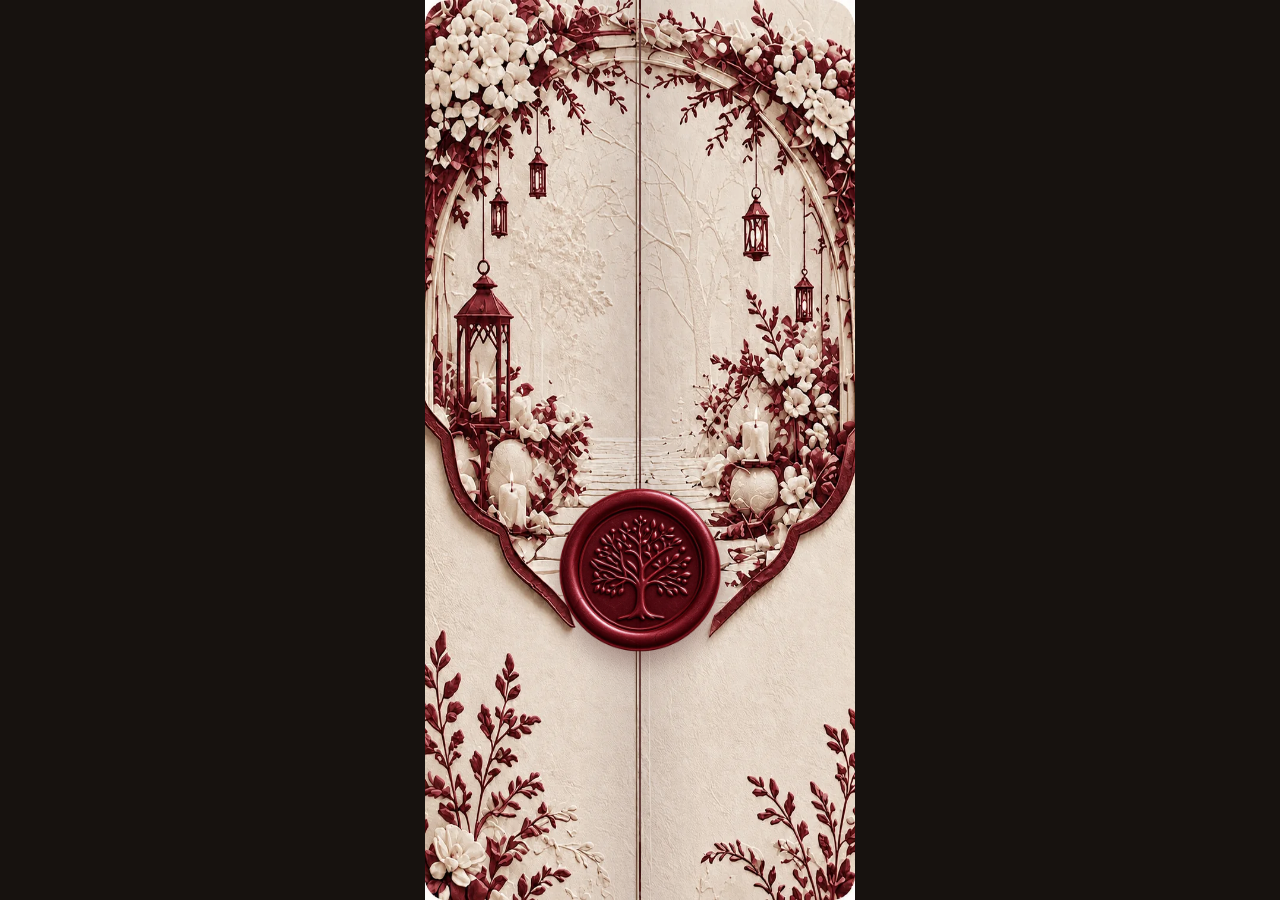
<file: index.html>
<!doctype html>
<html lang="kk">
  <head>
    <meta charset="UTF-8" />
    <meta name="viewport" content="width=device-width, initial-scale=1.0" />
    <meta name="description" content="Абдуллаев отбасы сізді Amirxan мен Nilufar-дың үйлену тойына шақырады — 5 қараша 2026, сағат 16:00, «Бахт саройи» мейрамханасы." />
    <meta property="og:type" content="website" />
    <meta property="og:locale" content="kk_KZ" />
    <meta property="og:site_name" content="Үйлену тойына шақыру" />
    <meta property="og:title" content="Amirxan & Nilufar — Үйлену тойына шақыру" />
    <meta property="og:description" content="Абдуллаев отбасы сізді Amirxan мен Nilufar-дың үйлену тойына шақырады — 5 қараша 2026, сағат 16:00, «Бахт саройи» мейрамханасы." />
    <meta property="og:url" content="https://taklifnoma-animation.pages.dev/sardor-iroda" />
    <meta
      property="og:image"
      content="/assets/lokatsiya-cutout-C5i7Qws-.png"
    />
    <meta property="og:image:alt" content="Amirxan & Nilufar — Үйлену тойына шақыру" />
    <meta name="twitter:card" content="summary_large_image" />
    <meta name="twitter:title" content="Amirxan & Nilufar — Үйлену тойына шақыру" />
    <meta name="twitter:description" content="Абдуллаев отбасы сізді Amirxan мен Nilufar-дың үйлену тойына шақырады — 5 қараша 2026, сағат 16:00, «Бахт саройи» мейрамханасы." />
    <meta
      name="twitter:image"
      content="/assets/lokatsiya-cutout-C5i7Qws-.png"
    />
    <title>Amirxan &amp; Nilufar — Үйлену тойына шақыру</title>
    <script type="module" crossorigin src="/assets/index-3DyeIg9G.js"></script>
    <link rel="stylesheet" crossorigin href="/assets/index-jlEgkrWH.css">
    <style>
      .open-hint{
        position:absolute;
        top:63.5%;
        left:50%;
        transform:translate(-50%,-50%);
        z-index:7;
        width:clamp(146px,41vw,176px);
        height:clamp(146px,41vw,176px);
        pointer-events:none;
      }
      .open-hint__ring{
        position:absolute;
        inset:0;
        border-radius:50%;
        border:2px solid #f3d595;
        opacity:0;
        animation:open-hint-ring 2.4s ease-out infinite;
      }
      .open-hint__ring:nth-child(2){ animation-delay:.8s; }
      .open-hint__ring:nth-child(3){ animation-delay:1.6s; }
      @keyframes open-hint-ring{
        0%{transform:scale(.8);opacity:.8}
        70%{opacity:.18}
        100%{transform:scale(1.16);opacity:0}
      }
      .door--open .open-hint{display:none}
    </style>
  </head>
  <body>
    <div id="root"></div>
    <script>
      (function(){
        function addHint(){
          var doorBtn = document.querySelector('.door');
          if(!doorBtn){ return false; }
          if(doorBtn.querySelector('.open-hint')){ return true; }
          var hint = document.createElement('span');
          hint.className = 'open-hint';
          hint.setAttribute('aria-hidden', 'true');
          hint.innerHTML = '<span class="open-hint__ring"></span><span class="open-hint__ring"></span><span class="open-hint__ring"></span>';
          doorBtn.appendChild(hint);
          return true;
        }
        var tries = 0;
        var timer = setInterval(function(){
          tries++;
          if(addHint() || tries > 100){ clearInterval(timer); }
        }, 100);
      })();
    </script>
  </body>
</html>
</file>
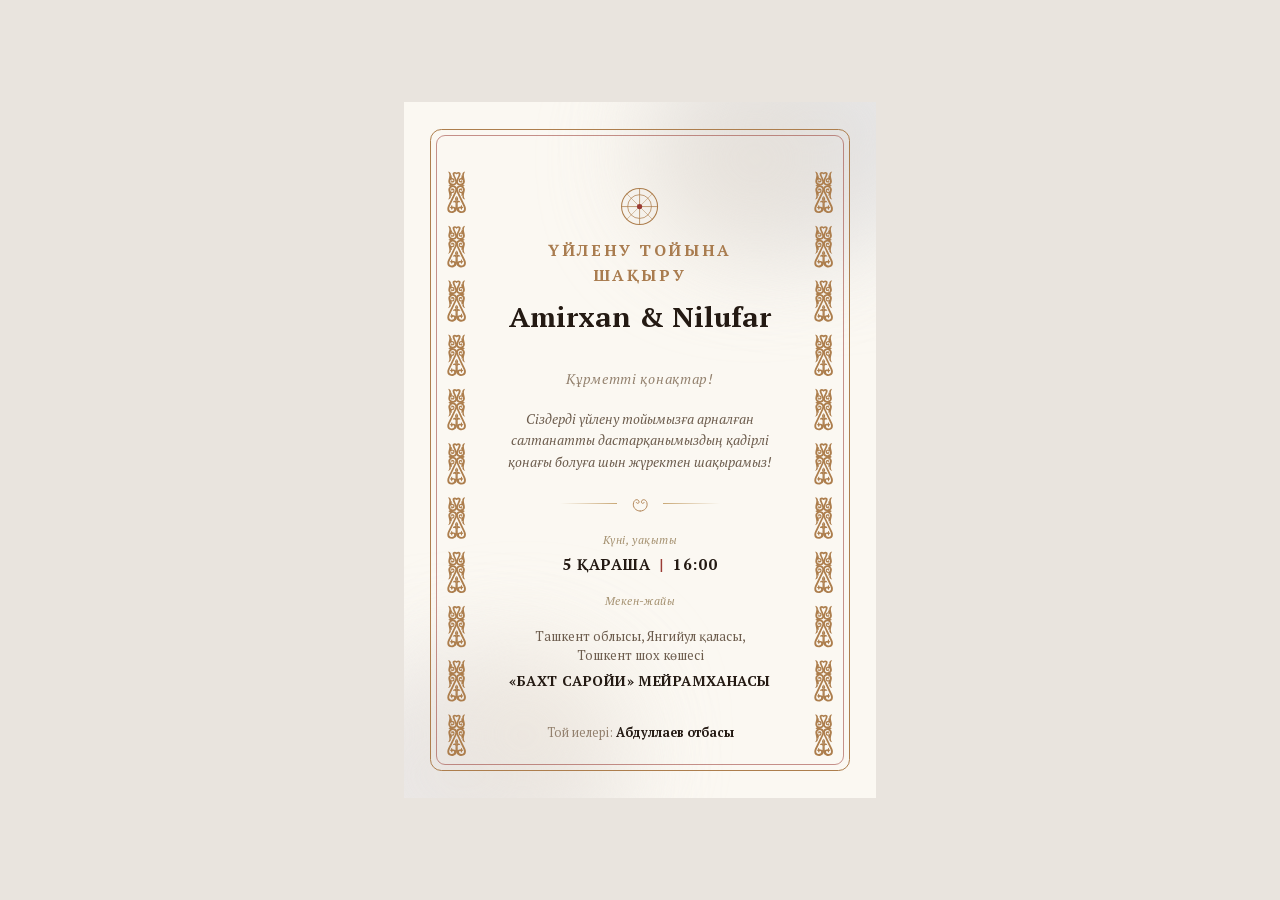
<file: print-invitation.html>
<!doctype html>
<html lang="kk">
<head>
<meta charset="UTF-8" />
<title>Үйлену тойына шақыру — баспаға</title>
<link href="fonts/local-fonts.css" rel="stylesheet">
<style>
  @page { size: 125mm 184mm; margin: 0; }
  * { box-sizing: border-box; }
  html, body { margin:0; padding:0; background:#e9e4de; }
  body{ display:flex; align-items:center; justify-content:center; min-height:100vh; }

  .card{
    position: relative;
    width: 125mm;
    height: 184mm;
    background: #fbf8f2;
    overflow: hidden;
    font-family: 'PT Serif', serif;
    color: #4a3d33;
  }
  .wash{ position:absolute; inset:0; }
  .wash i{ position:absolute; border-radius:50%; filter:blur(14mm); opacity:.55; }
  .wash i:nth-child(1){ width:80mm; height:60mm; top:-22mm; right:-24mm; background:#cfd3dd; }
  .wash i:nth-child(2){ width:60mm; height:50mm; top:-10mm; right:2mm; background:#e7ded2; opacity:.6; }
  .wash i:nth-child(3){ width:80mm; height:60mm; bottom:-24mm; left:-24mm; background:#d8d6db; }
  .wash i:nth-child(4){ width:55mm; height:45mm; bottom:-6mm; left:4mm; background:#efe6d8; opacity:.55; }

  .frame{ position:absolute; inset: 7mm; border: .9px solid #ad7e4d; border-radius: 3mm; }
  .frame-in{ position:absolute; inset: 8.6mm; border: .6px solid #9a3b34; border-radius: 2.4mm; opacity:.55; }

  /* authentic qoshqar-muiz column — traced from the hoist ornament of the Kazakhstan flag */
  .ram-col{ position:absolute; top:16mm; width:9.85mm; height:158mm; z-index:2; }
  .ram-col svg{ width:100%; height:100%; display:block; }
  .ram-col--left{ left:9mm; }
  .ram-col--right{ right:9mm; }

  .content{
    position:absolute; inset: 21mm 22mm 14mm;
    display:flex; flex-direction:column; align-items:center; text-align:center;
    z-index:3;
  }

  .shanyrak{ color:#ad7e4d; margin-bottom:2mm; }
  .shanyrak svg{ width:13mm; height:13mm; display:block; }

  .title{
    font-family:'PT Serif', serif;
    font-weight:700;
    font-size: 12pt;
    letter-spacing: .16em;
    color:#a97c4f;
    margin: 0;
    line-height:1.55;
  }

  .names{
    font-family:'PT Serif', serif;
    font-weight:700;
    font-size: 21pt;
    color:#241a13;
    margin: 2.6mm 0 0;
  }

  .hurmatli{
    margin-top: 9mm;
    font-style: italic;
    font-size: 10.5pt;
    letter-spacing:.05em;
    color:#93816e;
  }

  .body-text{
    font-style: italic;
    font-size: 10.2pt;
    line-height: 1.6;
    color:#6c5c4d;
    margin: 5.5mm 0 0;
    max-width: 78mm;
  }

  .divider{ margin: 5.5mm 0 5mm; display:flex; align-items:center; gap:2.6mm; color:#ad7e4d; }
  .divider svg{ width:7mm; height:5mm; }
  .divider .line{ width:15mm; height:1px; background:linear-gradient(90deg,transparent,#c9a876); }
  .divider .line.r{ background:linear-gradient(270deg,transparent,#c9a876); }

  .label{ font-style: italic; font-size: 8.6pt; color:#a4906f; letter-spacing:.04em; }

  .datetime{
    font-family:'PT Serif', serif;
    font-weight:700;
    font-size: 11.5pt;
    letter-spacing:.05em;
    color:#241a13;
    margin-top: 1.8mm;
  }
  .datetime .sep{ color:#9a3b34; margin: 0 2.2mm; font-weight:400; }

  .address{ margin-top: 5mm; font-size: 9.6pt; line-height:1.5; color:#6c5c4d; }
  .venue{
    font-family:'PT Serif', serif;
    font-weight:700;
    font-size: 10.6pt;
    letter-spacing:.03em;
    color:#241a13;
    margin-top:1.4mm;
  }

  .hosts{ margin-top: 9mm; font-size: 9.4pt; color:#93816e; }
  .hosts b{ color:#241a13; font-weight:700; }
</style>
</head>
<body>
  <div class="card">
    <div class="wash"><i></i><i></i><i></i><i></i></div>
    <div class="frame"></div>
    <div class="frame-in"></div>

    <!-- Authentic qoshqar-muiz (ram-horn) motif, traced from the hoist-side ornament
         of the official Flag of Kazakhstan (Wikimedia Commons, File:Flag_of_Kazakhstan.svg,
         author Shaken Niyazbekov — Kazakh state symbols are exempt from copyright). -->
    <svg width="0" height="0" style="position:absolute">
      <defs>
        <g id="ram-crest" fill="#ad7e4d">
          <g id="ram-half">
            <path d="M120 72.922s-9.61-8.076-12.874-4.025c-5.25 6.515 16.14 38.968 16.14 50.396 0 18.759-12.517 23.86-27.973 26.539-10.371 1.798-27.259-.752-27.259-.752 3.18-4.273 5.248-5.532 10.606-5.873-5.965-3.097-12.039-9.82-12.039-20.284 0-16.138 6.643-22.79 6.643-40.983 0-10.093-8.276-22.941-8.276-22.941 14.629 1.464 21.879 15.009 17.754 25.834 2.328.335 4.442-.19 6.258-1.91 1.07 3-.62 6.483-2.883 9.484 1.823.974 3.162.39 6.066-.21-.276 3.092-2.128 6.376-6.66 9.468 13.151-3.415 21.243 5.751 21.243 15.347 0 7.248-5.079 12.443-10.044 12.443-1.604 0-3.961-.661-5.29-1.654-.938 1.995-.455 4.665.51 6.66-3.638-.962-5.948-3.123-4.304-7.621-2.795-.257-5.018-1.201-6.53-3 1.532-1.963 3.857-3.093 6.53-3.001-2.035-4.2.233-6.55 3.538-8.456 0 0-2.102 8.456 3.265 8.456 2.413 0 4.612-.786 4.612-4.343 0-3.097-2.707-7.387-8.966-7.114s-11.332 4.315-11.332 14.306c0 9.216 7.434 13.8 17.23 14.096 8.833.273 15.5-4.512 15.5-13.625 0-12.128-17.508-39.773-17.508-50.58 0-8.11 7.292-12.636 14.427-12.636 9.252 0 17.058 9.161 17.058 9.161l-5.435 6.815z"/>
            <path d="M122.02 292.14c0 20.27-18.198 30.688-32.498 30.688-19.266 0-29.524-11.519-29.524-26.598 0-8.548 1.566-13.911 5.507-22.092l44.153-91.653c1.543-3.188 2.041-6.818 2.041-12.138 0-8.217-7.97-14.933-16.327-15.139-7.618-.19-15.918 7.102-15.918 15.412 0 10.093 5.236 14.593 10.612 14.593 6.616 0 9.252-2.72 9.252-7.365 0-3.237-1.563-4.637-3.81-4.637-5.674 0-4.081 7.638-4.081 7.638-2.818-.617-5.134-3.497-3.81-7.093a10.23 10.23 0 0 1-5.51-3.273c1.521-1.475 3.266-2.613 5.51-3-1.329-4.388.447-6.531 4.286-7.433-.775 1.687-.801 3.24-.544 4.705 6.043-1.719 15.306 1.016 15.306 11.456 0 10.365-7.194 19.093-20.681 16.912 3.208 1.534 4.84 4.673 5.17 8.183-2.45-.954-5.17-1.09-5.17-1.09 1.577 2.78 3.767 5.177 3.673 10.637-2.5-1.137-4.823-3.242-8.027-1.91 5.03 9.898-1.15 23.512-16.871 26.733 5.754-6.745 8.571-14.027 8.571-21.277 0-23.496-6.53-27.445-6.53-43.78 0-6.835 3.513-14.215 10.476-19.231v.273c-4.602-1.233-7.55-3.499-9.245-6.578 10.515-2.982 25.8-2.927 34.006.302 9.434 1.093 16.02 8.33 17.96 12.004s5.709 16.953 0 28.912l-44.898 95.198c-1.948 4.165-3.13 8.583-3.13 13.366 0 12.03 11.02 16.23 17.28 16.23 7.483 0 15.102-5.7 15.102-12.82 0-4.511-2.45-7.228-5.987-7.228-8.458 0-7.944 7.195-6.258 11.729-5.264-2.367-8.324-6.592-7.483-11.047-2.98-.409-5.817-1.822-8.435-4.774 2.06-2.6 4.572-4.567 8.435-4.637-1.687-6.912 2.94-9.835 7.483-11.456-1.437 5.073-2.38 10.911 6.258 10.911 6.3 0 11.258 1.091 14.15 5.183l.68-27.005c.364-8.098-10.838-7.867-17.958-5.456 2.687-9.327 8.198-14.37 20.952-13.093-3.096-1.295-6.395-4.208-6.395-9.82.002-7.593 6.162-16.005 10.206-18.492z"/>
          </g>
          <use href="#ram-half" transform="matrix(-1 0 0 1 240 0)"/>
        </g>
      </defs>
    </svg>

    <div class="ram-col ram-col--left">
      <svg viewBox="0 0 240 3850">
        <use href="#ram-crest" y="0"/><use href="#ram-crest" y="350"/><use href="#ram-crest" y="700"/>
        <use href="#ram-crest" y="1050"/><use href="#ram-crest" y="1400"/><use href="#ram-crest" y="1750"/>
        <use href="#ram-crest" y="2100"/><use href="#ram-crest" y="2450"/><use href="#ram-crest" y="2800"/>
        <use href="#ram-crest" y="3150"/><use href="#ram-crest" y="3500"/>
      </svg>
    </div>
    <div class="ram-col ram-col--right">
      <svg viewBox="0 0 240 3850">
        <use href="#ram-crest" y="0"/><use href="#ram-crest" y="350"/><use href="#ram-crest" y="700"/>
        <use href="#ram-crest" y="1050"/><use href="#ram-crest" y="1400"/><use href="#ram-crest" y="1750"/>
        <use href="#ram-crest" y="2100"/><use href="#ram-crest" y="2450"/><use href="#ram-crest" y="2800"/>
        <use href="#ram-crest" y="3150"/><use href="#ram-crest" y="3500"/>
      </svg>
    </div>

    <div class="content">
      <div class="shanyrak">
        <svg viewBox="0 0 60 60" fill="none">
          <circle cx="30" cy="30" r="22" stroke="currentColor" stroke-width="1.3"/>
          <circle cx="30" cy="30" r="14.5" stroke="currentColor" stroke-width=".9"/>
          <path d="M30,8 L30,52 M8,30 L52,30" stroke="currentColor" stroke-width=".9"/>
          <path d="M14,14 L46,46 M46,14 L14,46" stroke="currentColor" stroke-width=".7" opacity=".85"/>
          <circle cx="30" cy="30" r="3.2" fill="#9a3b34"/>
        </svg>
      </div>
      <div class="title">ҮЙЛЕНУ ТОЙЫНА<br>ШАҚЫРУ</div>

      <div class="names">Amirxan &amp; Nilufar</div>

      <div class="hurmatli">Құрметті қонақтар!</div>
      <div class="body-text">
        Сіздерді үйлену тойымызға арналған салтанатты дастарқанымыздың
        қадірлі қонағы болуға шын жүректен шақырамыз!
      </div>

      <div class="divider">
        <span class="line"></span>
        <svg viewBox="0 0 40 28" fill="none" stroke="currentColor" stroke-width="1.4" stroke-linecap="round">
          <path d="M20,24 C13,24 8,18 10,11 C11,7 16,5 18,9 C19,12 16,14 14,11"/>
          <path d="M20,24 C27,24 32,18 30,11 C29,7 24,5 22,9 C21,12 24,14 26,11"/>
        </svg>
        <span class="line r"></span>
      </div>

      <div class="label">Күні, уақыты</div>
      <div class="datetime">5 ҚАРАША<span class="sep">|</span>16:00</div>

      <div class="label" style="margin-top:5mm">Мекен-жайы</div>
      <div class="address">Ташкент облысы, Янгийул қаласы,<br>Тошкент шох көшесі</div>
      <div class="venue">«БАХТ САРОЙИ» МЕЙРАМХАНАСЫ</div>

      <div class="hosts">Той иелері: <b>Абдуллаев отбасы</b></div>
    </div>
  </div>
</body>
</html>
</file>
<file: assets/index-jlEgkrWH.css>
@font-face{font-family:Manrope;font-style:normal;font-display:swap;font-weight:400;src:url([data-uri])format("woff2"),url([data-uri])format("woff");unicode-range:U+460-52F,U+1C80-1C8A,U+20B4,U+2DE0-2DFF,U+A640-A69F,U+FE2E-FE2F}@font-face{font-family:Manrope;font-style:normal;font-display:swap;font-weight:400;src:url(/assets/manrope-cyrillic-400-normal-BMzJvInZ.woff2)format("woff2"),url(/assets/manrope-cyrillic-400-normal-Dvx59UGC.woff)format("woff");unicode-range:U+301,U+400-45F,U+490-491,U+4B0-4B1,U+2116}@font-face{font-family:Manrope;font-style:normal;font-display:swap;font-weight:400;src:url(/assets/manrope-cyrillic-ext-400-normal.woff2)format("woff2");unicode-range:U+460-52F,U+1C80-1C8A,U+20B4,U+2DE0-2DFF,U+A640-A69F,U+FE2E-FE2F}@font-face{font-family:Manrope;font-style:normal;font-display:swap;font-weight:600;src:url(/assets/manrope-cyrillic-ext-400-normal.woff2)format("woff2");unicode-range:U+460-52F,U+1C80-1C8A,U+20B4,U+2DE0-2DFF,U+A640-A69F,U+FE2E-FE2F}@font-face{font-family:Manrope;font-style:normal;font-display:swap;font-weight:400;src:url(/assets/manrope-greek-400-normal-CM4qok81.woff2)format("woff2"),url(/assets/manrope-greek-400-normal-DuX9RsAR.woff)format("woff");unicode-range:U+370-377,U+37A-37F,U+384-38A,U+38C,U+38E-3A1,U+3A3-3FF}@font-face{font-family:Manrope;font-style:normal;font-display:swap;font-weight:400;src:url(/assets/manrope-vietnamese-400-normal-DHb3EETF.woff2)format("woff2"),url(/assets/manrope-vietnamese-400-normal-D7E_mLGF.woff)format("woff");unicode-range:U+102-103,U+110-111,U+128-129,U+168-169,U+1A0-1A1,U+1AF-1B0,U+300-301,U+303-304,U+308-309,U+323,U+329,U+1EA0-1EF9,U+20AB}@font-face{font-family:Manrope;font-style:normal;font-display:swap;font-weight:400;src:url(/assets/manrope-latin-ext-400-normal-CMDvPJRp.woff2)format("woff2"),url(/assets/manrope-latin-ext-400-normal-C-X6QNXX.woff)format("woff");unicode-range:U+100-2BA,U+2BD-2C5,U+2C7-2CC,U+2CE-2D7,U+2DD-2FF,U+304,U+308,U+329,U+1D00-1DBF,U+1E00-1E9F,U+1EF2-1EFF,U+2020,U+20A0-20AB,U+20AD-20C0,U+2113,U+2C60-2C7F,U+A720-A7FF}@font-face{font-family:Manrope;font-style:normal;font-display:swap;font-weight:400;src:url(/assets/manrope-latin-400-normal-PaqtzbVb.woff2)format("woff2"),url(/assets/manrope-latin-400-normal-8tf8FM3T.woff)format("woff");unicode-range:U+??,U+131,U+152-153,U+2BB-2BC,U+2C6,U+2DA,U+2DC,U+304,U+308,U+329,U+2000-206F,U+20AC,U+2122,U+2191,U+2193,U+2212,U+2215,U+FEFF,U+FFFD}@font-face{font-family:Manrope;font-style:normal;font-display:swap;font-weight:600;src:url([data-uri])format("woff2"),url([data-uri])format("woff");unicode-range:U+460-52F,U+1C80-1C8A,U+20B4,U+2DE0-2DFF,U+A640-A69F,U+FE2E-FE2F}@font-face{font-family:Manrope;font-style:normal;font-display:swap;font-weight:600;src:url(/assets/manrope-cyrillic-600-normal-DvRl3Mj-.woff2)format("woff2"),url(/assets/manrope-cyrillic-600-normal-It4mZcQk.woff)format("woff");unicode-range:U+301,U+400-45F,U+490-491,U+4B0-4B1,U+2116}@font-face{font-family:Manrope;font-style:normal;font-display:swap;font-weight:600;src:url(/assets/manrope-greek-600-normal-BoRV6lzK.woff2)format("woff2"),url(/assets/manrope-greek-600-normal-CF2i9ZRY.woff)format("woff");unicode-range:U+370-377,U+37A-37F,U+384-38A,U+38C,U+38E-3A1,U+3A3-3FF}@font-face{font-family:Manrope;font-style:normal;font-display:swap;font-weight:600;src:url(/assets/manrope-vietnamese-600-normal-C1J5PCl_.woff2)format("woff2"),url(/assets/manrope-vietnamese-600-normal-lA7a_7Ok.woff)format("woff");unicode-range:U+102-103,U+110-111,U+128-129,U+168-169,U+1A0-1A1,U+1AF-1B0,U+300-301,U+303-304,U+308-309,U+323,U+329,U+1EA0-1EF9,U+20AB}@font-face{font-family:Manrope;font-style:normal;font-display:swap;font-weight:600;src:url(/assets/manrope-latin-ext-600-normal-_gBojHdJ.woff2)format("woff2"),url(/assets/manrope-latin-ext-600-normal-u5Pl7hTU.woff)format("woff");unicode-range:U+100-2BA,U+2BD-2C5,U+2C7-2CC,U+2CE-2D7,U+2DD-2FF,U+304,U+308,U+329,U+1D00-1DBF,U+1E00-1E9F,U+1EF2-1EFF,U+2020,U+20A0-20AB,U+20AD-20C0,U+2113,U+2C60-2C7F,U+A720-A7FF}@font-face{font-family:Manrope;font-style:normal;font-display:swap;font-weight:600;src:url(/assets/manrope-latin-600-normal-4f0koTD-.woff2)format("woff2"),url(/assets/manrope-latin-600-normal-BqgrALkZ.woff)format("woff");unicode-range:U+??,U+131,U+152-153,U+2BB-2BC,U+2C6,U+2DA,U+2DC,U+304,U+308,U+329,U+2000-206F,U+20AC,U+2122,U+2191,U+2193,U+2212,U+2215,U+FEFF,U+FFFD}@font-face{font-family:Great Vibes;font-style:normal;font-display:swap;font-weight:400;src:url(/assets/great-vibes-cyrillic-ext-400-normal-CKQhgFwn.woff2)format("woff2"),url([data-uri])format("woff");unicode-range:U+460-52F,U+1C80-1C8A,U+20B4,U+2DE0-2DFF,U+A640-A69F,U+FE2E-FE2F}@font-face{font-family:Great Vibes;font-style:normal;font-display:swap;font-weight:400;src:url(/assets/great-vibes-cyrillic-400-normal-C-wcqNJs.woff2)format("woff2"),url(/assets/great-vibes-cyrillic-400-normal-DtFXCWjq.woff)format("woff");unicode-range:U+301,U+400-45F,U+490-491,U+4B0-4B1,U+2116}@font-face{font-family:Great Vibes;font-style:normal;font-display:swap;font-weight:400;src:url([data-uri])format("woff2"),url([data-uri])format("woff");unicode-range:U+1F??}@font-face{font-family:Great Vibes;font-style:normal;font-display:swap;font-weight:400;src:url(/assets/great-vibes-vietnamese-400-normal-a2O3jU53.woff2)format("woff2"),url(/assets/great-vibes-vietnamese-400-normal-Cxbm9Uac.woff)format("woff");unicode-range:U+102-103,U+110-111,U+128-129,U+168-169,U+1A0-1A1,U+1AF-1B0,U+300-301,U+303-304,U+308-309,U+323,U+329,U+1EA0-1EF9,U+20AB}@font-face{font-family:Great Vibes;font-style:normal;font-display:swap;font-weight:400;src:url(/assets/great-vibes-latin-ext-400-normal-CsjMq8GN.woff2)format("woff2"),url(/assets/great-vibes-latin-ext-400-normal-wh4xxCIu.woff)format("woff");unicode-range:U+100-2BA,U+2BD-2C5,U+2C7-2CC,U+2CE-2D7,U+2DD-2FF,U+304,U+308,U+329,U+1D00-1DBF,U+1E00-1E9F,U+1EF2-1EFF,U+2020,U+20A0-20AB,U+20AD-20C0,U+2113,U+2C60-2C7F,U+A720-A7FF}@font-face{font-family:Great Vibes;font-style:normal;font-display:swap;font-weight:400;src:url(/assets/great-vibes-latin-400-normal-q5-78SH_.woff2)format("woff2"),url(/assets/great-vibes-latin-400-normal-BAZ173uY.woff)format("woff");unicode-range:U+??,U+131,U+152-153,U+2BB-2BC,U+2C6,U+2DA,U+2DC,U+304,U+308,U+329,U+2000-206F,U+20AC,U+2122,U+2191,U+2193,U+2212,U+2215,U+FEFF,U+FFFD}:root{color:#2b1715;font-synthesis:none;text-rendering:optimizelegibility;background:#17120f;font-family:Inter,ui-sans-serif,system-ui,sans-serif}html{scroll-behavior:smooth}*{box-sizing:border-box}body{overscroll-behavior-y:none;min-width:320px;height:100dvh;margin:0;overflow:hidden}@font-face{font-family:Andasia;src:url(/assets/andasia-2HtZKfpH.ttf)format("truetype");font-display:swap;font-style:normal;font-weight:400}#root{height:100%}.page{background:#17120f;justify-content:center;height:100%;display:flex;overflow:hidden}.invitation{background:#eee6dc;width:min(100%,430px);height:100%;position:relative;overflow:hidden}.extra-card{color:#652c2c;text-align:center;width:100%;max-width:360px;font-family:Manrope,sans-serif}.extra-card h2{margin:18px 0 24px;font:400 clamp(2.5rem,11vw,3.3rem)/1.2 Great Vibes,cursive}.extra-card p{margin:22px 0;font-size:clamp(1rem,4.3vw,1.16rem);line-height:1.65}.extra-card__heart{font-size:26px}.extra-card .extra-card__names{font:400 clamp(2.3rem,10vw,3rem)/1.3 Great Vibes,cursive}.countdown-grid{grid-template-columns:repeat(4,minmax(0,1fr));gap:8px;margin:30px 0;display:grid}.countdown-grid>div{background:#fff8efb3;border:1px solid #a8796066;border-radius:14px 4px;padding:15px 2px}.countdown-grid strong{font-variant-numeric:tabular-nums;font-size:clamp(1.5rem,7vw,2rem);display:block}.countdown-grid span{font-size:11px}.language-switch{top:max(14px, env(safe-area-inset-top));z-index:30;background:#fff8efed;border:1px solid #bfa783;border-radius:24px;gap:4px;padding:4px;display:flex;position:absolute;left:50%;transform:translate(-50%);box-shadow:0 3px 16px #35251820}.language-switch button{color:#654a32;cursor:pointer;white-space:nowrap;background:0 0;border:0;border-radius:20px;min-height:40px;padding:8px 15px;font:600 13px Manrope,sans-serif}.language-switch button[aria-pressed=true]{color:#fffaf2;background:#765638}.language-switch button:focus-visible{outline-offset:2px;outline:2px solid #765638}.invitation__visual{z-index:0;width:100%;height:100%;position:absolute;inset:0;overflow:hidden}.invitation__layer{object-fit:cover;pointer-events:none;-webkit-user-select:none;user-select:none;width:100%;height:100%;display:block;position:absolute;inset:0}.invitation__layer--flowers{z-index:3}.invitation__circle{z-index:1;aspect-ratio:1;object-fit:contain;opacity:.38;pointer-events:none;-webkit-user-select:none;user-select:none;will-change:transform;width:145%;max-width:none;animation:32s linear infinite rotate-background-circle;display:block;position:absolute;top:50%;left:0;transform:translate(-50%,-50%)}.invitation__arabic{z-index:2;object-fit:cover;object-position:center right;opacity:.14;mix-blend-mode:multiply;filter:blur(.35px);pointer-events:none;-webkit-user-select:none;user-select:none;width:68%;height:100%;display:block;position:absolute;top:0;right:0}@keyframes rotate-background-circle{to{transform:translate(-50%,-50%)rotate(360deg)}}@media (prefers-reduced-motion:reduce){.invitation__circle{animation:none}}.invitation__content{z-index:3;overscroll-behavior-y:none;scroll-behavior:smooth;scroll-snap-type:y mandatory;-webkit-overflow-scrolling:touch;width:100%;height:100%;position:relative;overflow:hidden auto}.door{z-index:20;cursor:pointer;perspective:900px;background:0 0;border:0;width:100%;height:100%;padding:0;transition:visibility 0s linear 12.7s;display:block;position:absolute;inset:0;overflow:hidden}.door__floor-shadow{z-index:1;opacity:0;filter:blur(16px);transform-origin:bottom;background:#240a0bb3;border-radius:50%;width:18%;height:14%;transition:width 10s cubic-bezier(.42,0,.16,1),opacity 10s,transform 10s cubic-bezier(.42,0,.16,1);position:absolute;bottom:-4%;left:50%;transform:translate(-50%)scaleX(.2)}.door__panel{backface-visibility:hidden;width:50.15%;height:100%;transform-style:preserve-3d;will-change:transform;transition:transform 10s cubic-bezier(.42,0,.16,1) 2.4s,filter 10s 2.4s,box-shadow 10s 2.4s;position:absolute;top:0;overflow:hidden}.door__panel img{object-fit:fill;pointer-events:none;-webkit-user-select:none;user-select:none;width:200%;max-width:none;height:100%;position:absolute;top:0}.door__monogram{z-index:5;aspect-ratio:1;color:#f3d595;text-shadow:0 2px 8px #230a0aa6;pointer-events:none;background:#4818172e;border:1px solid #f0d08fcc;border-radius:50%;place-items:center;width:clamp(76px,24vw,102px);font-family:Great Vibes,cursive;font-size:clamp(3.15rem,15vw,4.15rem);font-style:italic;font-weight:400;line-height:1;display:grid;position:absolute;top:43%;left:50%;transform:translate(-50%,-50%);box-shadow:inset 0 0 0 4px #5e2a1f4d,0 7px 22px #230a0a61}.door__panel--left .door__monogram{padding-right:.08em}.door__panel--right .door__monogram{padding-right:.12em}.door__panel:before{z-index:3;opacity:.18;mix-blend-mode:multiply;pointer-events:none;content:"";background:linear-gradient(90deg,#fff8e17a,#0000 16% 72%,#2e0b0e8a);transition:opacity 10s;position:absolute;inset:0}.door__panel--left{transform-origin:0;border-right:2px solid #4818178c;left:0;box-shadow:inset -7px 0 10px #481d1652,inset 3px 0 3px #fffaec52}.door__panel--left img{left:0}.door__panel--right{transform-origin:100%;border-left:2px solid #4818178c;right:0;box-shadow:inset 7px 0 10px #481d1652,inset -3px 0 3px #fffaec52}.door__panel--right img{right:0}.door__panel--right:before{background:linear-gradient(270deg,#fff8e17a,#0000 16% 72%,#2e0b0e8a)}.door__seal{z-index:6;aspect-ratio:1;filter:drop-shadow(0 12px 13px #4012125c);pointer-events:none;-webkit-user-select:none;user-select:none;will-change:transform, opacity;border-radius:50%;width:clamp(146px,41vw,176px);display:block;position:absolute;top:63.5%;left:50%;transform:translate(-50%,-50%)}.door--open{visibility:hidden;pointer-events:none}.door--open .door__panel--left{filter:brightness(.68)saturate(1.08);transform:rotateY(-116deg);box-shadow:26px 0 42px #2b0e0d94,inset -12px 0 15px #26090b7a}.door--open .door__panel--right{filter:brightness(.68)saturate(1.08);transform:rotateY(116deg);box-shadow:-26px 0 42px #2b0e0d94,inset 12px 0 15px #26090b7a}.door--open .door__seal{animation:2.6s linear forwards release-seal}.door--open .door__panel:before{opacity:.62}.door--open .door__floor-shadow{opacity:.58;width:92%;transform:translate(-50%)scaleX(1)}@keyframes release-seal{0%{opacity:1;transform:translate(-50%,-50%)scale(1)}50%{opacity:1;animation-timing-function:cubic-bezier(.55,0,1,.45);transform:translate(-50%,-72%)scale(1.04)}to{opacity:1;transform:translate(-50%,430%)scale(1)}}.text-scene{scroll-snap-align:start;scroll-snap-stop:always;text-align:center;justify-content:center;align-items:center;min-height:100%;padding:25% 16%;display:flex}.text-scene--top{align-items:flex-start;padding-top:22svh}.text-scene h1,.text-scene p{color:#5a1b1d;text-shadow:0 1px 12px #fffaf3eb;margin:0}.text-scene h1{letter-spacing:-.04em;font-family:Georgia,Times New Roman,serif;font-size:clamp(2.8rem,14vw,4.1rem);font-style:italic;font-weight:500}.text-scene__couple{text-align:center;flex-direction:column;align-items:center;width:100%;margin:0;font-family:Andasia,cursive;font-size:clamp(2.8rem,14vw,4rem);line-height:.9;display:flex}.text-scene__couple--great-vibes{font-family:Great Vibes,cursive;font-weight:400}.text-scene__couple--manrope{font-family:Manrope,sans-serif;font-weight:400}.text-scene__couple .text-scene__name{text-align:center;white-space:nowrap;align-self:center;width:max-content;max-width:none;line-height:.92;display:block}.text-scene__latin-initial{font-family:Andasia,cursive}.text-scene__heading{width:100%}.text-scene__date{-webkit-backdrop-filter:blur(3px);backdrop-filter:blur(3px);letter-spacing:-.035em;text-transform:uppercase;background:linear-gradient(135deg,#fffdf89e,#efe0d259);border:1px solid #5a1b1db8;border-radius:18px 4px;width:fit-content;min-width:225px;padding:18px 30px 19px;font-family:Manrope,sans-serif;font-size:clamp(1.12rem,5.4vw,1.42rem);font-weight:600;line-height:1.45;position:relative;box-shadow:inset 0 0 0 4px #fffaf3ad,inset 0 0 0 5px #5a1b1d33,0 9px 28px #5a1b1d21;margin:76px auto 0!important}.text-scene__date span{display:block}.text-scene__date:before,.text-scene__date:after{color:#7a292b;content:"◆";font-family:Georgia,Times New Roman,serif;font-size:1.25rem;line-height:1;position:absolute;top:50%;transform:translateY(-50%)}.text-scene__date:before{left:-11px}.text-scene__date:after{right:-11px}.text-scene__date-time{margin-top:2px;font-size:1.18em;font-weight:400}.text-scene__schedule{justify-content:center;gap:18px;margin-top:7px;display:flex!important}.text-scene__schedule-item small,.text-scene__schedule-item strong{display:block}.text-scene__schedule-item small{letter-spacing:0;text-transform:none;font-size:.56em;font-weight:600}.text-scene__schedule-item strong{font-size:.93em;font-weight:500}.scroll-cue{color:#6f292b;cursor:pointer;filter:drop-shadow(0 2px 6px #fffaf3f2);background:0 0;border:0;place-items:center;width:52px;height:52px;margin:27px auto 0;padding:0;transition:color .18s,transform .18s;display:grid}.scroll-cue svg{width:42px;height:42px;animation:2.1s ease-in-out infinite scroll-cue-bounce}.scroll-cue:active{transform:scale(.92)}.scroll-cue:focus-visible{outline-offset:2px;border-radius:14px;outline:2px solid #5a1b1dad}.scroll-cue--page{margin-top:18px}.scroll-cue--up svg{animation-name:scroll-cue-bounce-up;transform:rotate(180deg)}@keyframes scroll-cue-bounce{0%,to{opacity:.48;transform:translateY(0)}50%{opacity:.92;transform:translateY(9px)}}@keyframes scroll-cue-bounce-up{0%,to{opacity:.48;transform:rotate(180deg)translateY(0)}50%{opacity:.92;transform:rotate(180deg)translateY(9px)}}.text-scene__couple>span:not(.text-scene__name){font-size:.72em;line-height:1.05;display:block}.text-scene--greeting{padding:12svh 9% 15svh}.greeting-card{width:100%;padding:18px 8px}.greeting-card p{text-shadow:0 1px 4px #fffaf3,0 0 14px #fffaf3f2;margin:0 0 13px;font-family:Manrope,sans-serif;font-size:clamp(1.12rem,5vw,1.32rem);font-weight:500;line-height:1.5}.greeting-card .greeting-card__title{margin-bottom:14px;font-family:Andasia,cursive;font-size:clamp(2.25rem,10vw,3rem);font-weight:400;line-height:1.05}.greeting-card__message p{margin-bottom:8px}.greeting-card__message p:last-child{margin-top:22px;margin-bottom:0}.greeting-card__family{color:#5a1b1d;margin-top:19px;font-family:Manrope,sans-serif}.greeting-card__family span{font-family:Manrope,sans-serif;font-size:clamp(1.22rem,5.5vw,1.55rem);font-weight:600;line-height:1.2;display:block}.text-scene--calendar{padding:18svh 12% 20svh}.calendar{color:#6d2528;text-align:center;text-shadow:0 1px 4px #fffaf3,0 0 14px #fffaf3f5;width:100%;font-family:Manrope,sans-serif}.calendar .calendar__month{color:#5a1b1d;letter-spacing:.04em;margin:0 0 34px;font-size:clamp(1.25rem,5.8vw,1.6rem);font-weight:600}.calendar__weekdays,.calendar__days{grid-template-columns:repeat(7,1fr);display:grid}.calendar__weekdays{letter-spacing:.04em;margin-bottom:14px;font-size:clamp(.72rem,3.2vw,.86rem);font-weight:700}.calendar__days{row-gap:11px;font-size:clamp(1rem,4.6vw,1.24rem);font-weight:600}.calendar__day,.calendar__empty{place-items:center;min-width:0;height:31px;display:grid;position:relative}.calendar__day--event{z-index:1;color:#fffaf3;text-shadow:none}.calendar__day b{z-index:1;font:inherit;line-height:1;position:relative}.calendar__day--event svg{z-index:0;color:#5a1b1d;filter:drop-shadow(0 4px 5px #5b141a40);width:45px;height:45px;position:absolute;top:50%;left:50%;transform:translate(-50%,-50%)}.text-scene--location{padding:16svh 10% 18svh}.text-scene--photo{padding:8svh 7%}.photo-card{width:100%}.photo-card img{object-fit:contain;border:8px solid #fffaf3c7;border-radius:26px 8px;width:100%;max-height:82svh;display:block;box-shadow:0 18px 42px #4116144d}.location-card{color:#5a1b1d;text-align:center;width:100%;font-family:Manrope,sans-serif}.location-card__image{object-fit:contain;pointer-events:none;-webkit-user-select:none;user-select:none;width:118%;height:220px;margin:-16px -9% -2px;display:block}.location-card__image--after-button{margin-top:10px;margin-bottom:-18px}.location-card .location-card__title{margin:0 0 7px;font-family:Andasia,cursive;font-size:clamp(2.7rem,12vw,3.6rem);font-weight:400;line-height:1}.invitation--ru .text-scene__couple,.invitation--ru .greeting-card .greeting-card__title,.invitation--ru .location-card .location-card__title{font-family:Great Vibes,cursive}.location-card address{color:#5a1b1d;text-shadow:0 1px 4px #fffaf3,0 0 14px #fffaf3f2;max-width:280px;margin:0 auto 16px;font-size:clamp(1rem,4.5vw,1.18rem);font-style:normal;font-weight:500;line-height:1.55}.location-card .location-card__landmark{color:#5a1b1d;text-shadow:0 1px 4px #fffaf3,0 0 14px #fffaf3f2;max-width:310px;margin:-5px auto 17px;font-family:Manrope,sans-serif;font-size:clamp(.82rem,3.6vw,.95rem);font-weight:500;line-height:1.45}.location-card__events{gap:14px;width:min(100%,310px);margin:0 auto;display:grid}.location-card__event{background:#fffaf36b;border:1px solid #5a1b1d3d;border-radius:18px 5px;padding:13px 14px 15px;box-shadow:0 7px 20px #5a1b1d14}.location-card__event-title,.location-card__event-time{color:#5a1b1d;margin:0}.location-card__event-title{font-size:1rem;font-weight:700}.location-card__event-time{margin-top:2px;font-size:1.15rem;font-weight:600}.location-card__event address{margin:5px auto 10px}.location-card__event:not(:has(.location-card__button)) address{margin-bottom:0}.location-card__event .location-card__button{min-width:190px;padding:10px 18px}.location-card__button{color:#5a1b1d;-webkit-backdrop-filter:blur(3px);backdrop-filter:blur(3px);background:linear-gradient(135deg,#fffdf89e,#efe0d259);border:1px solid #5a1b1db8;border-radius:18px 4px;justify-content:center;align-items:center;min-width:220px;padding:14px 23px;font-size:.95rem;font-weight:600;text-decoration:none;transition:transform .18s,box-shadow .18s;display:inline-flex;box-shadow:inset 0 0 0 4px #fffaf3ad,inset 0 0 0 5px #5a1b1d33,0 9px 28px #5a1b1d21}.location-card__button:active{transform:scale(.97)}.invitation--text-emphasis .text-scene__date{font-size:clamp(1.24rem,5.8vw,1.55rem);font-weight:700}.invitation--text-emphasis .text-scene__date-time{font-weight:700}.invitation--text-emphasis .greeting-card p{font-size:clamp(1.18rem,5.3vw,1.42rem);font-weight:600;line-height:1.45}.invitation--text-emphasis .greeting-card .greeting-card__title{font-size:clamp(2.5rem,11vw,3.3rem);font-weight:500}.invitation--text-emphasis .greeting-card__message p:nth-last-child(-n+2){font-weight:700}.invitation--text-emphasis .location-card address{font-size:clamp(1.12rem,5vw,1.32rem);font-weight:700}.invitation--text-emphasis .location-card .location-card__landmark{font-size:clamp(.95rem,4vw,1.08rem);font-weight:600}.invitation--text-emphasis .location-card__button{font-size:1rem;font-weight:700}.invitation--text-emphasis .text-scene--top .scroll-cue{width:88px;height:88px}.invitation--text-emphasis .text-scene--top .scroll-cue svg{width:78px;height:78px}.reveal{opacity:0;transition:opacity .85s,transform .85s cubic-bezier(.22,1,.36,1);transform:translateY(80px)}.reveal.is-visible{opacity:1;transform:translateY(0)}@media (prefers-reduced-motion:reduce){.reveal{transition:none}.scroll-cue svg{animation:none}}.page--beige{background:#e8dcc9}.invitation--beige{background:#f5eee3}.invitation--beige .invitation__visual{background:linear-gradient(145deg,#fffaf2 0%,#f2e8d9 52%,#e9dbc7 100%)}.invitation--beige .invitation__circle{opacity:.28;filter:none}.invitation--beige .invitation__arabic{opacity:.1;filter:none}.invitation--beige .text-scene h1,.invitation--beige .text-scene p,.invitation--beige .greeting-card__family,.invitation--beige .calendar,.invitation--beige .calendar .calendar__month,.invitation--beige .location-card,.invitation--beige .location-card address,.invitation--beige .location-card .location-card__landmark,.invitation--beige .location-card__button,.invitation--beige .scroll-cue{color:#80664c}.invitation--beige .text-scene h1,.invitation--beige .text-scene p,.invitation--beige .greeting-card p,.invitation--beige .calendar,.invitation--beige .location-card address,.invitation--beige .location-card .location-card__landmark{text-shadow:0 1px 10px #fffaf0f0}.invitation--beige .text-scene__date,.invitation--beige .location-card__button{background:linear-gradient(135deg,#fffbf2b8,#d5be9d61);border-color:#70563d9e;box-shadow:inset 0 0 0 4px #fffbf294,inset 0 0 0 5px #70563d2b,0 9px 28px #5b442d21}.invitation--beige .text-scene__date:before,.invitation--beige .text-scene__date:after,.invitation--beige .calendar__day--event svg{color:#84684a}.invitation--beige .calendar__day--event{color:#fffaf0}.invitation--beige .door__panel img,.invitation--beige .door__seal{filter:none}.invitation--beige .door__monogram{color:#f8e8c9;text-shadow:0 2px 8px #3e2b1994;background:#684e302e;border-color:#f6e2bee0}.invitation--beige .door--open .door__panel--left,.invitation--beige .door--open .door__panel--right{filter:none}
</file>
<file: fonts/local-fonts.css>
/* cyrillic-ext */
@font-face {
  font-family: 'PT Serif';
  font-style: italic;
  font-weight: 400;
  font-display: block;
  src: url(PTSerif-400-italic-cyrillic-ext.woff2) format('woff2');
  unicode-range: U+0460-052F, U+1C80-1C8A, U+20B4, U+2DE0-2DFF, U+A640-A69F, U+FE2E-FE2F;
}
/* cyrillic */
@font-face {
  font-family: 'PT Serif';
  font-style: italic;
  font-weight: 400;
  font-display: block;
  src: url(PTSerif-400-italic-cyrillic.woff2) format('woff2');
  unicode-range: U+0301, U+0400-045F, U+0490-0491, U+04B0-04B1, U+2116;
}
/* latin */
@font-face {
  font-family: 'PT Serif';
  font-style: italic;
  font-weight: 400;
  font-display: block;
  src: url(PTSerif-400-italic-latin.woff2) format('woff2');
  unicode-range: U+0000-00FF, U+0131, U+0152-0153, U+02BB-02BC, U+02C6, U+02DA, U+02DC, U+0304, U+0308, U+0329, U+2000-206F, U+20AC, U+2122, U+2191, U+2193, U+2212, U+2215, U+FEFF, U+FFFD;
}
/* cyrillic-ext */
@font-face {
  font-family: 'PT Serif';
  font-style: italic;
  font-weight: 700;
  font-display: block;
  src: url(PTSerif-700-italic-cyrillic-ext.woff2) format('woff2');
  unicode-range: U+0460-052F, U+1C80-1C8A, U+20B4, U+2DE0-2DFF, U+A640-A69F, U+FE2E-FE2F;
}
/* cyrillic */
@font-face {
  font-family: 'PT Serif';
  font-style: italic;
  font-weight: 700;
  font-display: block;
  src: url(PTSerif-700-italic-cyrillic.woff2) format('woff2');
  unicode-range: U+0301, U+0400-045F, U+0490-0491, U+04B0-04B1, U+2116;
}
/* latin */
@font-face {
  font-family: 'PT Serif';
  font-style: italic;
  font-weight: 700;
  font-display: block;
  src: url(PTSerif-700-italic-latin.woff2) format('woff2');
  unicode-range: U+0000-00FF, U+0131, U+0152-0153, U+02BB-02BC, U+02C6, U+02DA, U+02DC, U+0304, U+0308, U+0329, U+2000-206F, U+20AC, U+2122, U+2191, U+2193, U+2212, U+2215, U+FEFF, U+FFFD;
}
/* cyrillic-ext */
@font-face {
  font-family: 'PT Serif';
  font-style: normal;
  font-weight: 400;
  font-display: block;
  src: url(PTSerif-400-normal-cyrillic-ext.woff2) format('woff2');
  unicode-range: U+0460-052F, U+1C80-1C8A, U+20B4, U+2DE0-2DFF, U+A640-A69F, U+FE2E-FE2F;
}
/* cyrillic */
@font-face {
  font-family: 'PT Serif';
  font-style: normal;
  font-weight: 400;
  font-display: block;
  src: url(PTSerif-400-normal-cyrillic.woff2) format('woff2');
  unicode-range: U+0301, U+0400-045F, U+0490-0491, U+04B0-04B1, U+2116;
}
/* latin */
@font-face {
  font-family: 'PT Serif';
  font-style: normal;
  font-weight: 400;
  font-display: block;
  src: url(PTSerif-400-normal-latin.woff2) format('woff2');
  unicode-range: U+0000-00FF, U+0131, U+0152-0153, U+02BB-02BC, U+02C6, U+02DA, U+02DC, U+0304, U+0308, U+0329, U+2000-206F, U+20AC, U+2122, U+2191, U+2193, U+2212, U+2215, U+FEFF, U+FFFD;
}
/* cyrillic-ext */
@font-face {
  font-family: 'PT Serif';
  font-style: normal;
  font-weight: 700;
  font-display: block;
  src: url(PTSerif-700-normal-cyrillic-ext.woff2) format('woff2');
  unicode-range: U+0460-052F, U+1C80-1C8A, U+20B4, U+2DE0-2DFF, U+A640-A69F, U+FE2E-FE2F;
}
/* cyrillic */
@font-face {
  font-family: 'PT Serif';
  font-style: normal;
  font-weight: 700;
  font-display: block;
  src: url(PTSerif-700-normal-cyrillic.woff2) format('woff2');
  unicode-range: U+0301, U+0400-045F, U+0490-0491, U+04B0-04B1, U+2116;
}
/* latin */
@font-face {
  font-family: 'PT Serif';
  font-style: normal;
  font-weight: 700;
  font-display: block;
  src: url(PTSerif-700-normal-latin.woff2) format('woff2');
  unicode-range: U+0000-00FF, U+0131, U+0152-0153, U+02BB-02BC, U+02C6, U+02DA, U+02DC, U+0304, U+0308, U+0329, U+2000-206F, U+20AC, U+2122, U+2191, U+2193, U+2212, U+2215, U+FEFF, U+FFFD;
}
</file>
